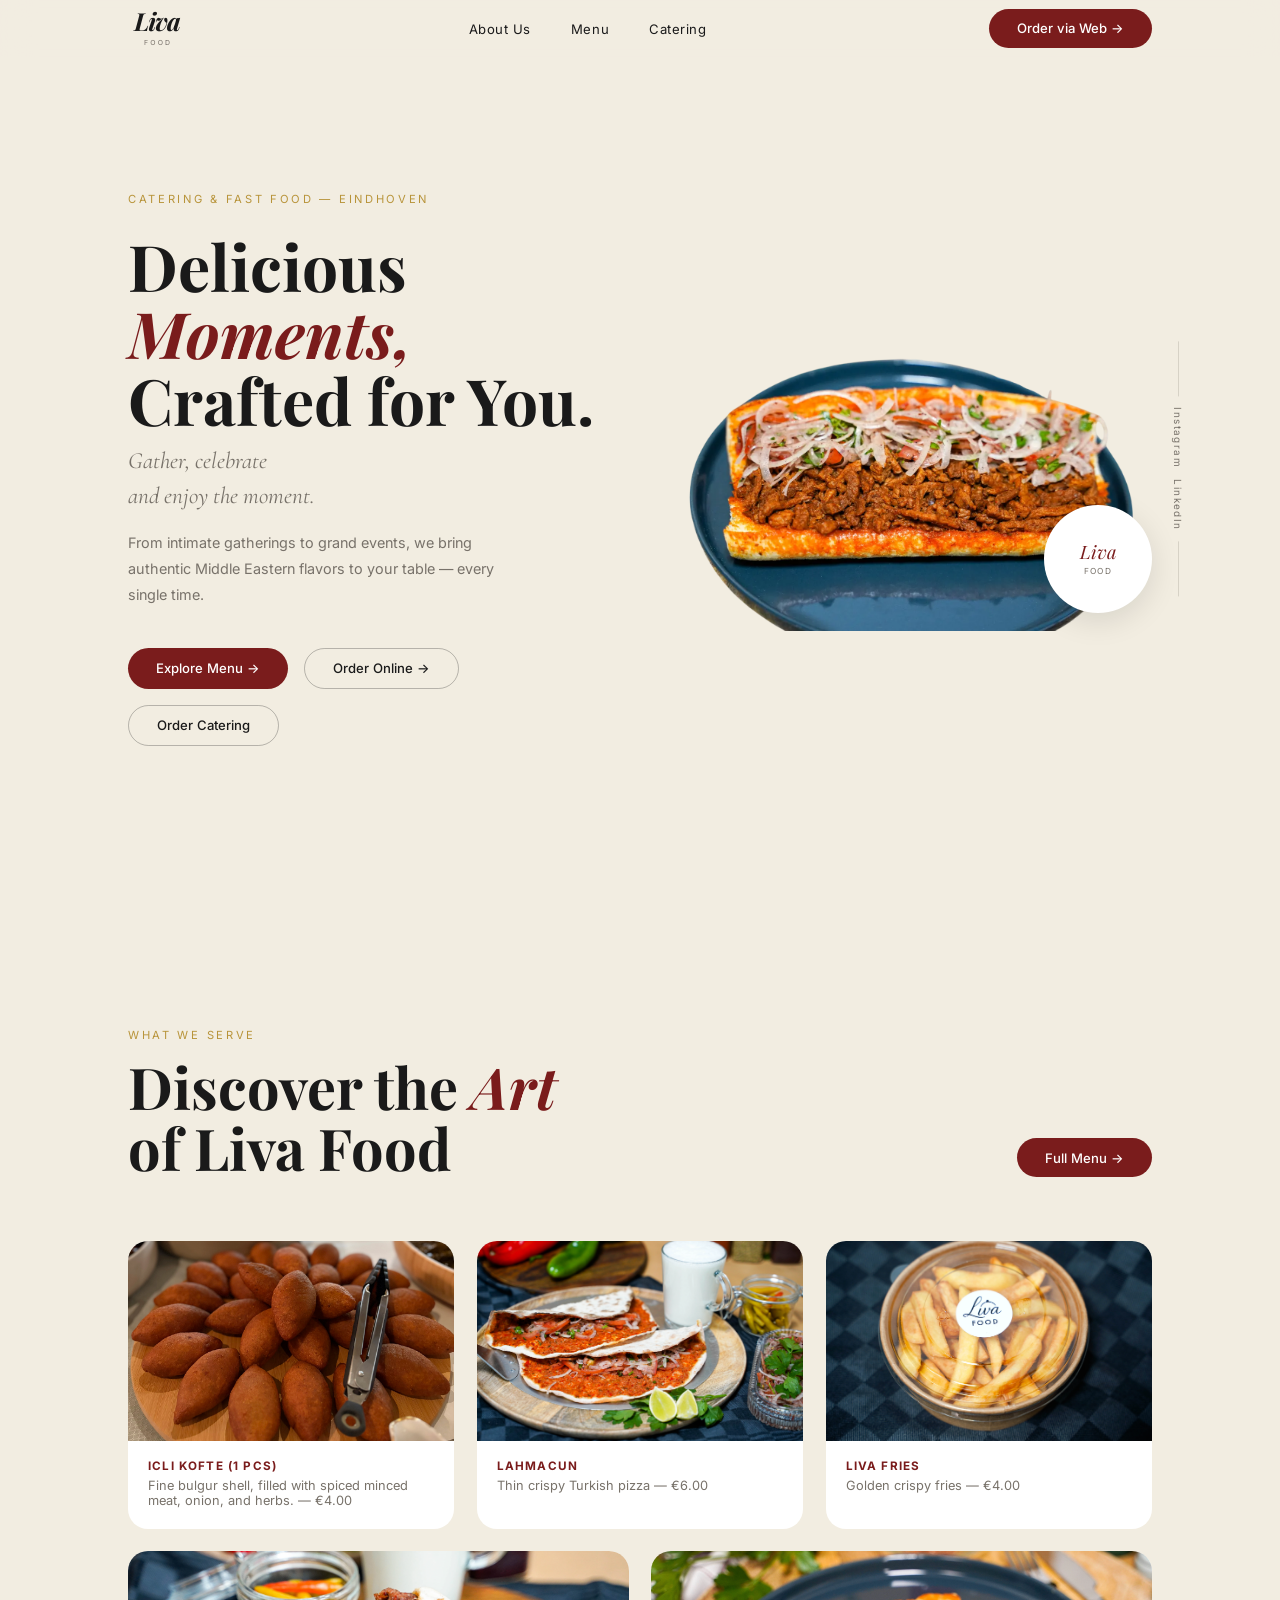
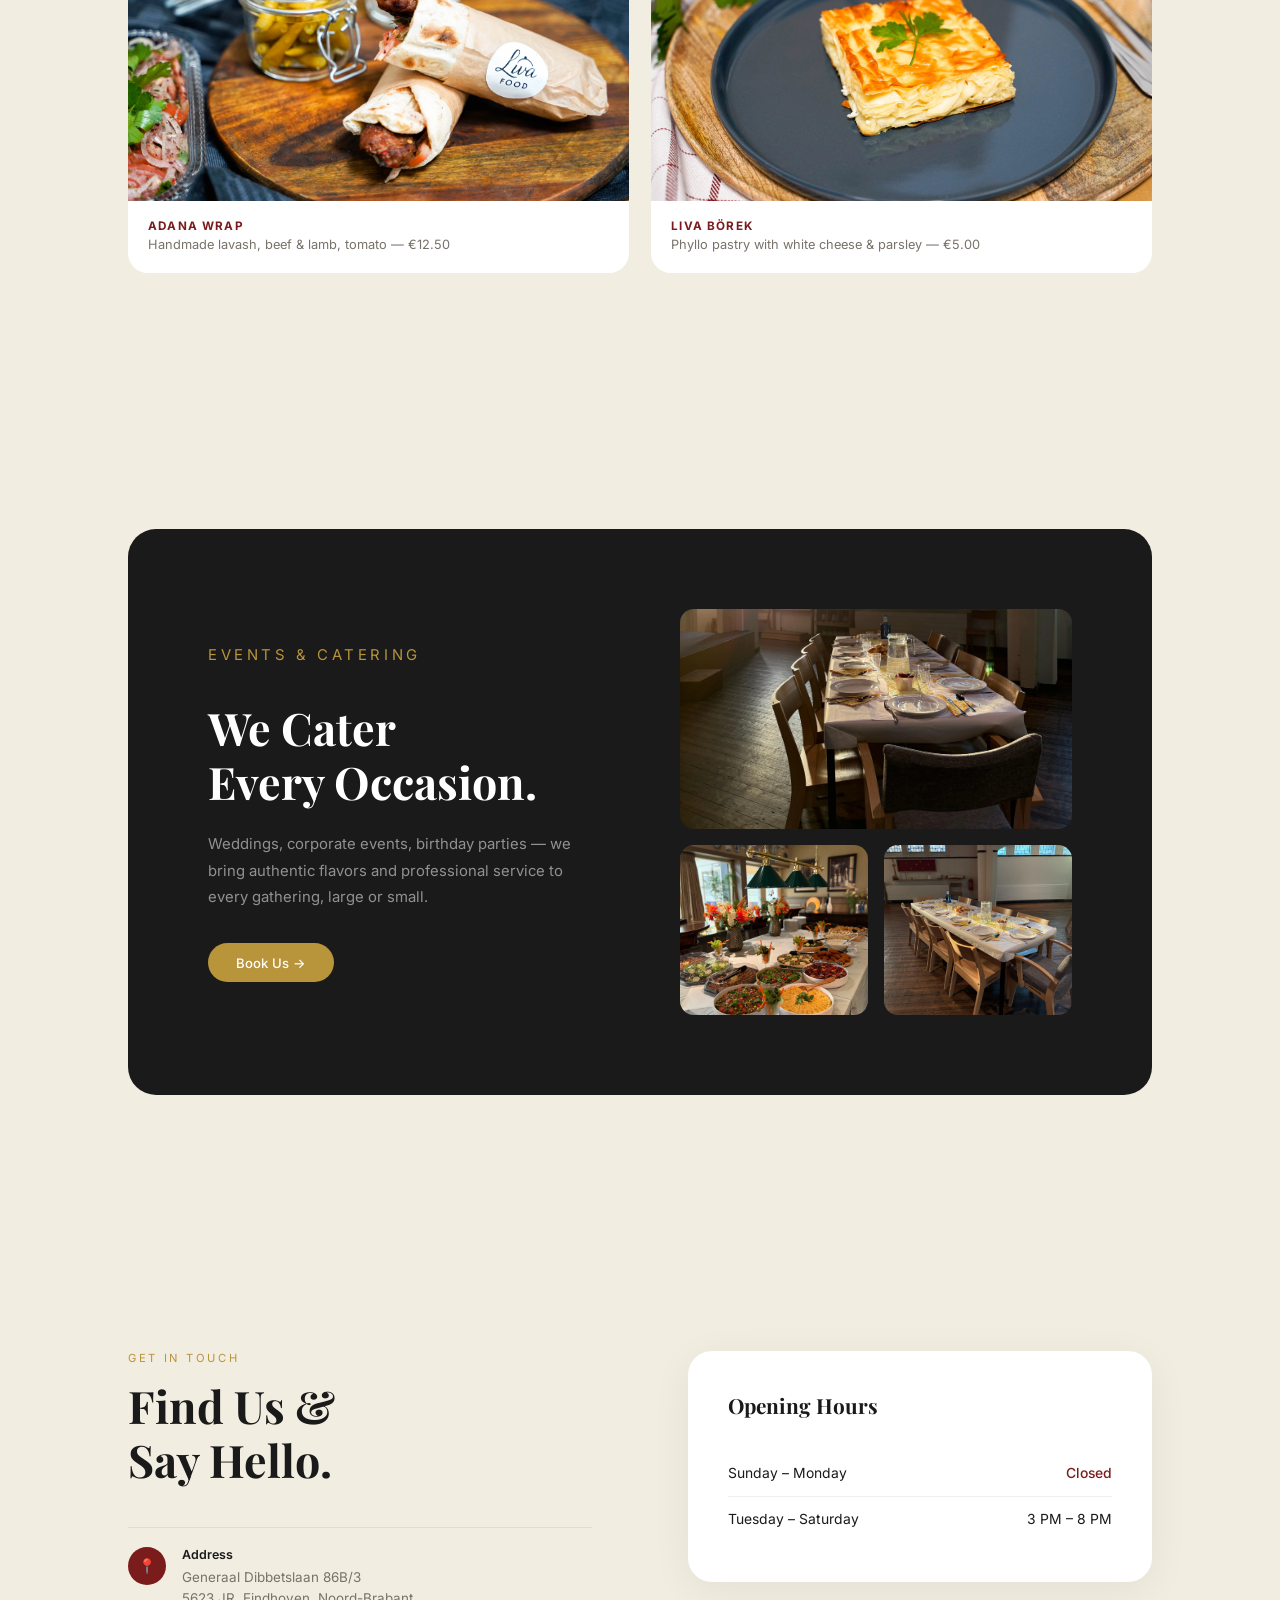
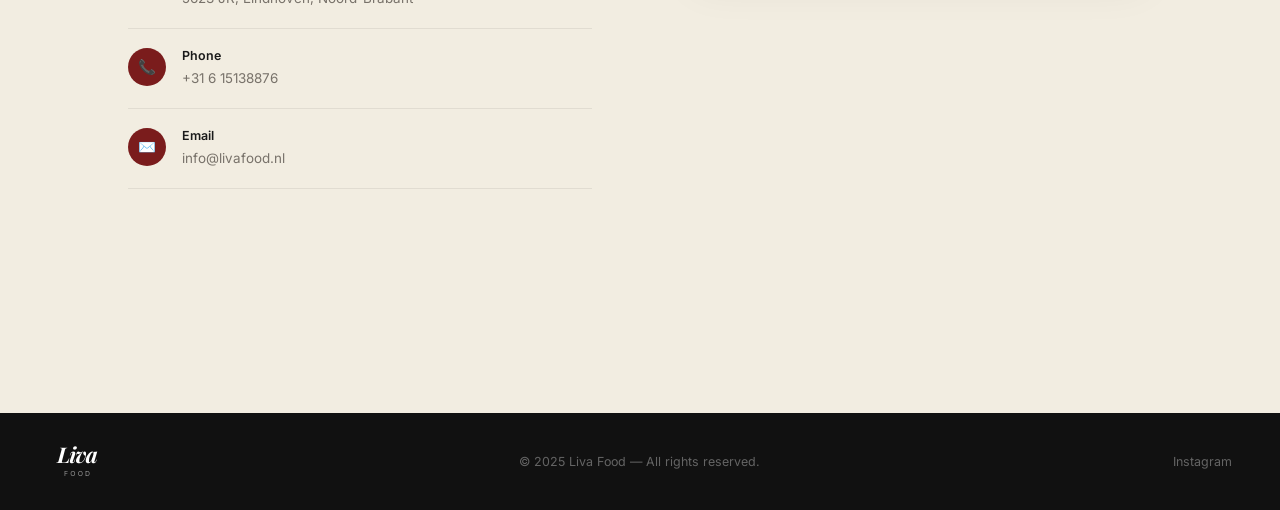
<file: index.html>
<!DOCTYPE html>
<html lang="en">
<head>
  <meta charset="UTF-8" />
  <meta name="viewport" content="width=device-width, initial-scale=1.0" />
  <title>Liva Food</title>
  <link rel="icon" type="image/svg+xml" href="images/logo1.svg" />
  <link rel="preconnect" href="https://fonts.googleapis.com" />
  <link rel="preconnect" href="https://fonts.gstatic.com" crossorigin />
  <link rel="stylesheet" href="styles.css" />
  <link href="https://fonts.googleapis.com/css2?family=Playfair+Display:ital,wght@0,400;0,700;0,900;1,400;1,700&family=Inter:wght@300;400;500;600&family=Cormorant+Garamond:ital,wght@1,300;1,400;1,500&display=swap" rel="stylesheet" />

</head>
<body>


<nav>
  <div class="nav-inner">
    <a href="index.html" class="logo-w" aria-label="Liva Food home">
      <span class="logo-main">Liva</span>
      <span class="logo-sub">Food</span>
    </a>
    <ul>
      <li><a href="#about">About Us</a></li>
      <li><a href="menu.html">Menu</a></li>
      <li><a href="contact.html">Catering</a></li>
    </ul>
    <a href="https://liva-food-nl.sides-shop.com/articles" target="_blank" class="btn btn-red nav-order-btn">Order via Web &rarr;</a>
    <button class="hamburger" id="hamburger" aria-label="Menu" aria-expanded="false">
      <span></span><span></span><span></span>
    </button>
  </div>
  <div class="mobile-menu" id="mobile-menu">
    <ul>
      <li><a href="#about">About Us</a></li>
      <li><a href="menu.html">Menu</a></li>
      <li><a href="contact.html">Catering</a></li>
    </ul>
    <a href="https://liva-food-nl.sides-shop.com/articles" target="_blank" class="btn btn-red">Order via Web &rarr;</a>
  </div>
</nav>

<div class="page" id="page">


  <section id="hero">
    <div class="hero-inner">
      <div>
        <p class="hero-eyebrow">Catering &amp; Fast Food &mdash; Eindhoven</p>
        <h1 class="hero-h1">Delicious<br><em>Moments,</em><br>Crafted for You.</h1>
        <p class="hero-tagline">Gather, celebrate<br>and enjoy the moment.</p>
        <p class="hero-sub">From intimate gatherings to grand events, we bring authentic Middle Eastern flavors to your table — every single time.</p>
        <div class="hero-btns">
          <a href="menu.html" class="btn btn-red">Explore Menu &rarr;</a>
          <a href="https://liva-food-nl.sides-shop.com/articles" target="_blank" class="btn btn-outline">Order Online &rarr;</a>
          <a href="contact.html" class="btn btn-outline">Order Catering</a>
        </div>
      </div>

      <div class="hero-mobile-img">
        <img src="images/Tantuni3-Photoroom.webp" alt="Liva Food" />
      </div>

      <div class="hero-right">
        <div class="hero-blob">
          <img src="images/Tantuni3-Photoroom.webp" alt="Liva Food" />
        </div>
        <div class="hero-badge">
          <span class="hero-badge-s">Liva</span>
          <span class="hero-badge-l">Food</span>
        </div>
        <div class="social-side">
          <div class="sl"></div>
          <a href="https://www.instagram.com/livafood.nl?igsh=dzhsOWNmMW96aGw0" target="_blank" rel="noopener noreferrer">Instagram</a>
          <a href="https://www.linkedin.com/company/liva-food/" target="_blank" rel="noopener noreferrer">LinkedIn</a>
          <div class="sl"></div>
        </div>
      </div>
    </div>
  </section>


  <!-- ── MENU ─────────────────────────────── -->
  <section id="menu">
    <div class="c">
      <div class="menu-top">
        <div>
          <p class="eyebrow">What We Serve</p>
          <h2 class="big-title">Discover the <em>Art</em><br>of Liva Food</h2>
        </div>
        <a href="menu.html" class="btn btn-red">Full Menu &rarr;</a>
      </div>
      <div class="menu-row1">
        <a href="https://liva-food-nl.sides-shop.com/articles" target="_blank" class="mcard">
          <img src="images/iclikofte.webp" alt="Icli Kofte" style="object-position:center 80%;" />
          <div class="mcard-info"><h3>Icli Kofte (1 Pcs)</h3><p>Fine bulgur shell, filled with spiced minced meat, onion, and herbs. — €4.00</p></div>
        </a>
        <a href="https://liva-food-nl.sides-shop.com/articles" target="_blank" class="mcard">
          <img src="images/Lahmacun5.webp" alt="Lahmacun" />
          <div class="mcard-info"><h3>Lahmacun</h3><p>Thin crispy Turkish pizza — €6.00</p></div>
        </a>
        <a href="https://liva-food-nl.sides-shop.com/articles" target="_blank" class="mcard">
          <img src="images/Fries1.webp" alt="Liva Fries" />
          <div class="mcard-info"><h3>Liva Fries</h3><p>Golden crispy fries — €4.00</p></div>
        </a>
      </div>
      <div class="menu-row2">
        <a href="https://liva-food-nl.sides-shop.com/articles" target="_blank" class="mcard">
          <img src="images/Adana Lavash1.webp" alt="Adana Wrap" />
          <div class="mcard-info"><h3>Adana Wrap</h3><p>Handmade lavash, beef &amp; lamb, tomato — €12.50</p></div>
        </a>
        <a href="https://liva-food-nl.sides-shop.com/articles" target="_blank" class="mcard">
          <img src="images/Borek with Feta2.webp" alt="Liva Börek" />
          <div class="mcard-info"><h3>Liva Börek</h3><p>Phyllo pastry with white cheese &amp; parsley — €5.00</p></div>
        </a>
      </div>
    </div>
  </section>


  <!-- ── CATERING ──────────────────────────── -->
  <section id="catering">
    <div class="c">
      <div class="catering-card">
        <div class="cat-text">
          <p class="eyebrow">Events &amp; Catering</p>
          <h2>We Cater<br>Every Occasion.</h2>
          <p>Weddings, corporate events, birthday parties — we bring authentic flavors and professional service to every gathering, large or small.</p>
          <a href="contact.html" class="btn btn-gold">Book Us &rarr;</a>
        </div>
        <div class="cat-photos">
          <img class="wide" src="images/image00160.webp" alt="Catering event" style="object-position: center 90%;" />
          <img src="images/image00012.webp" alt="Catering event" />
          <img src="images/image00158.webp" alt="Catering event" />
        </div>
      </div>
    </div>
  </section>

  <!-- ── CONTACT ──────────────────────────── -->
  <section id="contact">
    <div class="c">
      <div class="contact-inner">
        <div>
          <p class="eyebrow">Get In Touch</p>
          <h2 class="contact-h2">Find Us &amp;<br>Say Hello.</h2>
          <div class="crow">
            <div class="cicon">📍</div>
            <div><strong>Address</strong><p>Generaal Dibbetslaan 86B/3<br>5623 JR, Eindhoven, Noord-Brabant</p></div>
          </div>
          <div class="crow">
            <div class="cicon">📞</div>
            <div><strong>Phone</strong><p>+31 6 15138876</p></div>
          </div>
          <div class="crow">
            <div class="cicon">✉️</div>
            <div><strong>Email</strong><p>info@livafood.nl</p></div>
          </div>
        </div>
        <div>
          <div class="hours-card">
            <h3>Opening Hours</h3>
            <div class="hrow"><span>Sunday &ndash; Monday</span><span class="closed">Closed</span></div>
            <div class="hrow"><span>Tuesday &ndash; Saturday</span><span>3 PM &ndash; 8 PM</span></div>
          </div>
        </div>
      </div>
    </div>
  </section>


  <!-- FOOTER ──────────────────────────────── -->
  <footer>
    <a href="index.html" class="logo-w footer-wordmark" aria-label="Liva Food home">
      <span class="logo-main">Liva</span>
      <span class="logo-sub">Food</span>
    </a>
    <span>&copy; 2025 Liva Food &mdash; All rights reserved.</span>
    <div class="footer-links">
      <a href="https://www.instagram.com/livafood.nl?igsh=dzhsOWNmMW96aGw0" target="_blank">Instagram</a>
    </div>
  </footer>

</div>


<script>
(function(){
  var btn = document.getElementById('hamburger');
  var menu = document.getElementById('mobile-menu');
  btn.addEventListener('click', function(){
    var open = menu.classList.toggle('open');
    btn.classList.toggle('open', open);
    btn.setAttribute('aria-expanded', open);
  });
  menu.querySelectorAll('a').forEach(function(a){
    a.addEventListener('click', function(){
      menu.classList.remove('open');
      btn.classList.remove('open');
      btn.setAttribute('aria-expanded', false);
    });
  });
})();
</script>
</body>
</html>
</file>
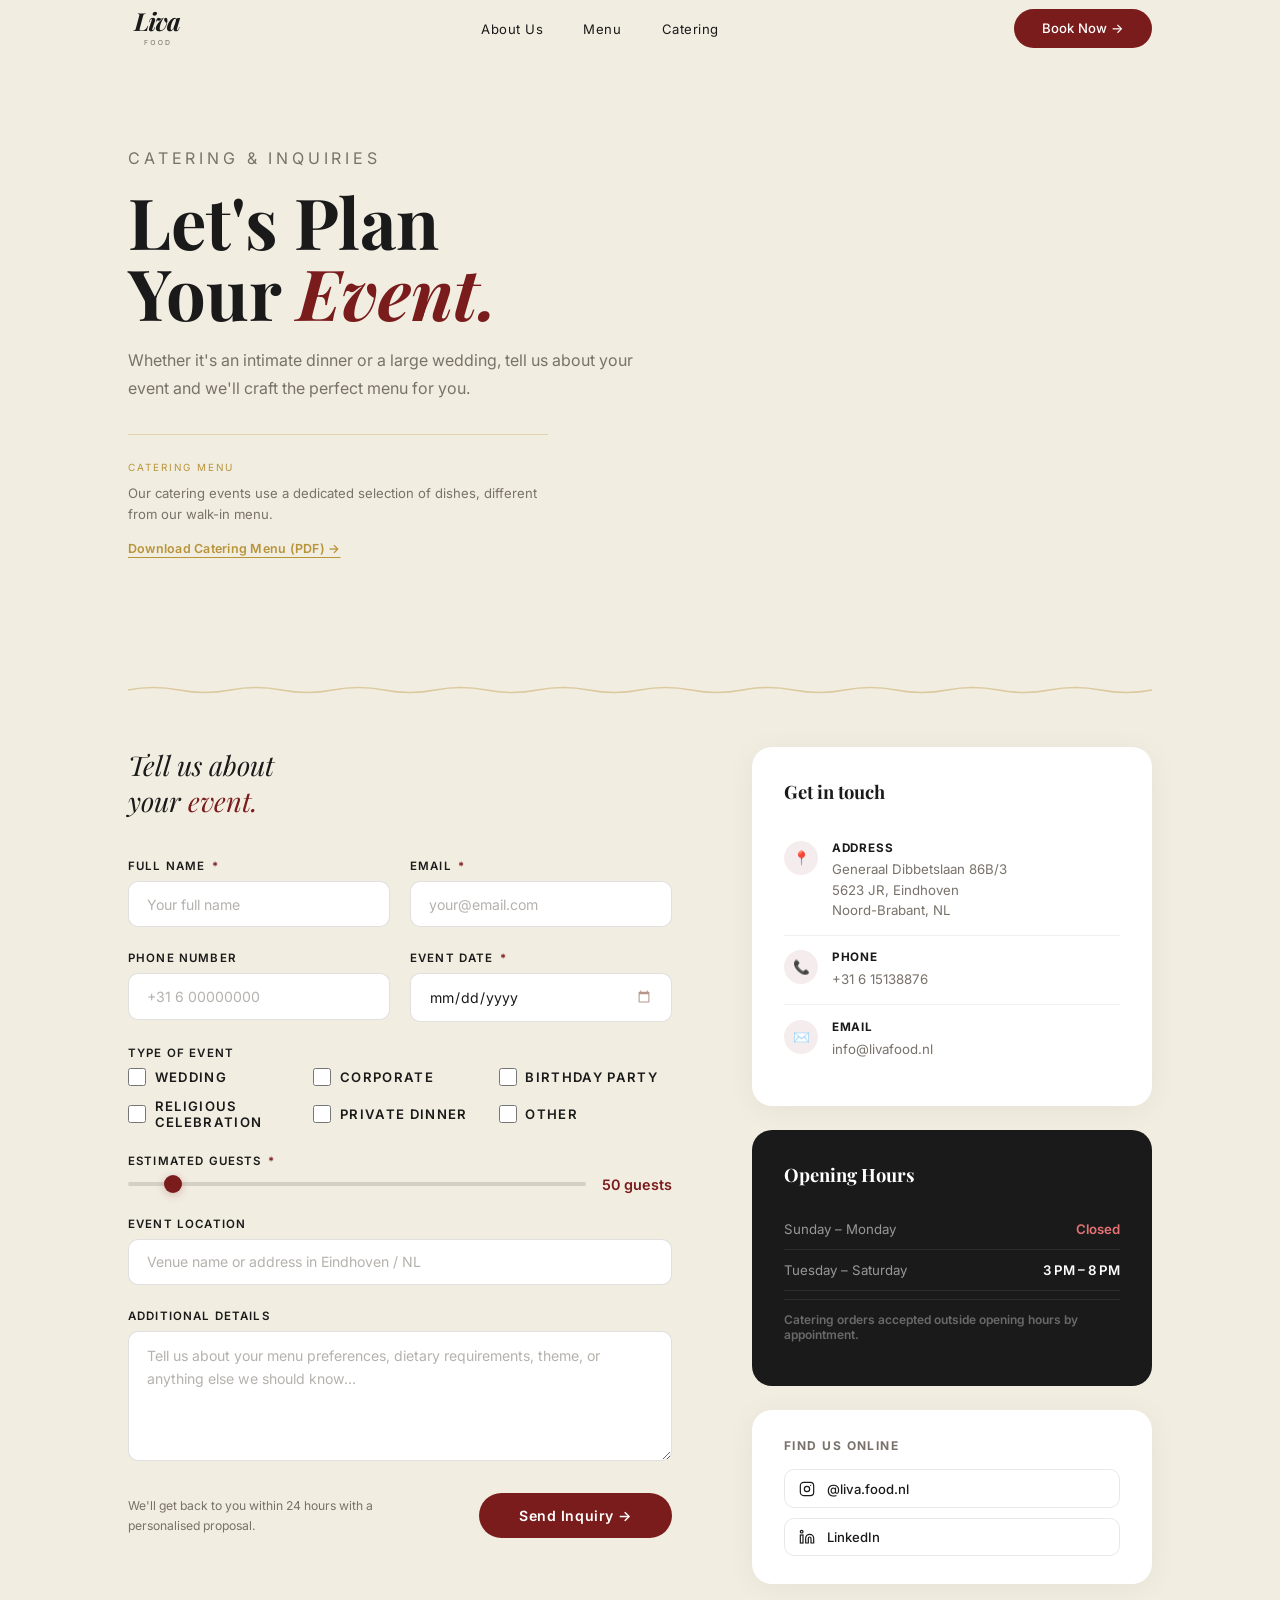
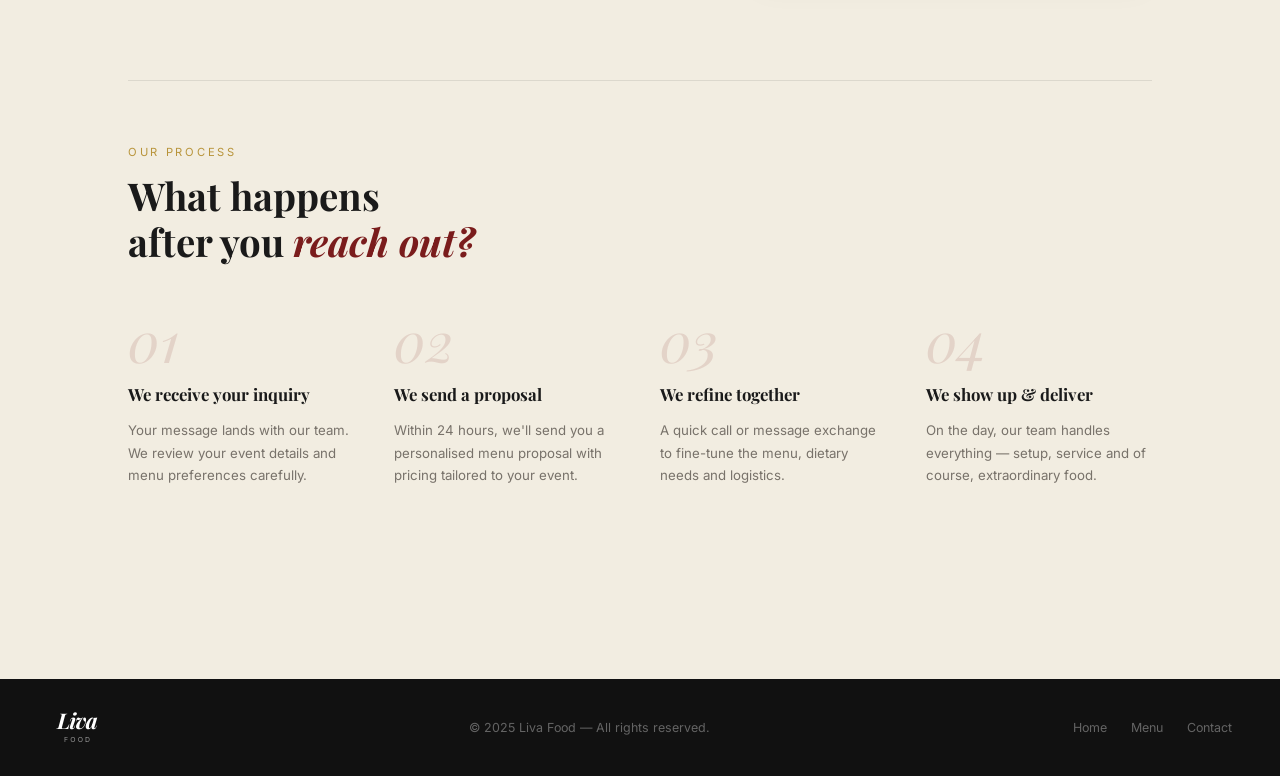
<file: contact.html>
<!DOCTYPE html>
<html lang="en">
<head>
  <meta charset="UTF-8" />
  <meta name="viewport" content="width=device-width, initial-scale=1.0" />
  <title>Contact & Catering — Liva Food</title>
  <link rel="icon" type="image/svg+xml" href="images/logo1.svg" />
  <link rel="preconnect" href="https://fonts.googleapis.com" />
  <link rel="preconnect" href="https://fonts.gstatic.com" crossorigin />
  <link rel="stylesheet" href="styles.css" />
  <link href="https://fonts.googleapis.com/css2?family=Playfair+Display:ital,wght@0,400;0,700;0,900;1,400;1,700&family=Inter:wght@300;400;500;600&family=Cormorant+Garamond:ital,wght@1,400;1,500&display=swap" rel="stylesheet" />

</head>
<body>

<!-- NAV ──────────────────────────────────── -->
<nav>
  <div class="nav-inner">
    <a href="index.html" class="logo-w" aria-label="Liva Food home">
      <span class="logo-main">Liva</span>
      <span class="logo-sub">Food</span>
    </a>
    <ul>
      <li><a href="index.html#about">About Us</a></li>
      <li><a href="menu.html">Menu</a></li>
      <li><a href="contact.html">Catering</a></li>
    </ul>
    <a href="#form" class="btn btn-red nav-order-btn">Book Now &rarr;</a>
    <button class="hamburger" id="hamburger" aria-label="Menu" aria-expanded="false">
      <span></span><span></span><span></span>
    </button>
  </div>
  <div class="mobile-menu" id="mobile-menu">
    <ul>
      <li><a href="index.html#about">About Us</a></li>
      <li><a href="menu.html">Menu</a></li>
      <li><a href="contact.html">Catering</a></li>
    </ul>
    <a href="https://liva-food-nl.sides-shop.com/articles" target="_blank" class="btn btn-red">Order via Web &rarr;</a>
  </div>
</nav>

<!-- PAGE ─────────────────────────────────── -->
<div class="contact-page">

  <!-- HEADER -->
  <div class="page-header">
    <p class="eyebrow">Catering &amp; Inquiries</p>
    <h1>Let's Plan<br>Your <em>Event.</em></h1>
    <p>Whether it's an intimate dinner or a large wedding, tell us about your event and we'll craft the perfect menu for you.</p>
    <div style="margin-top:2rem;padding-top:1.5rem;border-top:1px solid rgba(184,148,58,.3);display:inline-block;">
      <p style="font-size:.62rem;letter-spacing:.2em;text-transform:uppercase;color:#B8943A;margin-bottom:.4rem;">Catering Menu</p>
      <p style="font-size:.82rem;color:#78726A;line-height:1.6;margin-bottom:.75rem;max-width:420px;">Our catering events use a dedicated selection of dishes, different from our walk-in menu.</p>
      <a href="LivaFood-Catering-Menu.pdf" download style="font-size:.78rem;font-weight:600;color:#B8943A;text-decoration:underline;text-underline-offset:4px;letter-spacing:.02em;" onmouseover="this.style.color='#7A1C1C'" onmouseout="this.style.color='#B8943A'">Download Catering Menu (PDF) →</a>
    </div>
  </div>

  <!-- Wavy divider -->
  <svg class="wave" viewBox="0 0 1000 10" preserveAspectRatio="none" aria-hidden="true">
    <path d="M0,5 Q25,0 50,5 Q75,10 100,5 Q125,0 150,5 Q175,10 200,5 Q225,0 250,5 Q275,10 300,5 Q325,0 350,5 Q375,10 400,5 Q425,0 450,5 Q475,10 500,5 Q525,0 550,5 Q575,10 600,5 Q625,0 650,5 Q675,10 700,5 Q725,0 750,5 Q775,10 800,5 Q825,0 850,5 Q875,10 900,5 Q925,0 950,5 Q975,10 1000,5"
      fill="none" stroke="#B8943A" stroke-width="1.6" opacity="0.4"/>
  </svg>

  <!-- MAIN GRID -->
  <div class="contact-grid" id="form">

    <!-- ── FORM ── -->
    <div>
      <p class="form-title">Tell us about<br>your <em>event.</em></p>

      <form action="https://api.web3forms.com/submit" method="post">

        <input type="hidden" name="access_key" value="cc2c8e00-23b9-4c35-bf26-fa22f53d5d58" />
        <input type="hidden" name="subject" value="Yeni Catering Talebi — Liva Food" />
        <input type="hidden" name="from_name" value="Liva Food Website" />
        <input type="checkbox" name="botcheck" style="display:none;" />

        <!-- Name + Email -->
        <div class="form-row">
          <div class="field">
            <label for="name">Full Name <span class="req">*</span></label>
            <input type="text" id="name" name="name" placeholder="Your full name" required />
          </div>
          <div class="field">
            <label for="email">Email <span class="req">*</span></label>
            <input type="email" id="email" name="email" placeholder="your@email.com" required />
          </div>
        </div>

        <!-- Phone + Date -->
        <div class="form-row">
          <div class="field">
            <label for="phone">Phone Number</label>
            <input type="tel" id="phone" name="phone" placeholder="+31 6 00000000" />
          </div>
          <div class="field">
            <label for="date">Event Date <span class="req">*</span></label>
            <input type="date" id="date" name="date" required />
          </div>
        </div>

        <!-- Event type checkboxes -->
        <div class="field">
          <label>Type of Event</label>
          <div class="checkbox-grid">
            <label class="check-item">
              <input type="checkbox" name="event_type" value="wedding" />
              Wedding
            </label>
            <label class="check-item">
              <input type="checkbox" name="event_type" value="corporate" />
              Corporate
            </label>
            <label class="check-item">
              <input type="checkbox" name="event_type" value="birthday" />
              Birthday Party
            </label>
            <label class="check-item">
              <input type="checkbox" name="event_type" value="religious" />
              Religious Celebration
            </label>
            <label class="check-item">
              <input type="checkbox" name="event_type" value="private" />
              Private Dinner
            </label>
            <label class="check-item">
              <input type="checkbox" name="event_type" value="other" />
              Other
            </label>
          </div>
        </div>

        <!-- Guest count slider -->
        <div class="field">
          <label for="guests">Estimated Guests <span class="req">*</span></label>
          <div class="guest-wrap">
            <input
              type="range"
              id="guests"
              name="guests"
              min="10" max="500" step="5" value="50"
            />
            <span class="guest-val" id="guestVal">50 guests</span>
          </div>
        </div>

        <!-- Location -->
        <div class="field">
          <label for="location">Event Location</label>
          <input type="text" id="location" name="location" placeholder="Venue name or address in Eindhoven / NL" />
        </div>

        <!-- Message -->
        <div class="field">
          <label for="message">Additional Details</label>
          <textarea id="message" name="message" placeholder="Tell us about your menu preferences, dietary requirements, theme, or anything else we should know…"></textarea>
        </div>

        <!-- Submit -->
        <div class="form-submit">
          <p>We'll get back to you within 24 hours with a personalised proposal.</p>
          <button type="submit" class="btn-submit" id="submitBtn">
            Send Inquiry &rarr;
          </button>
        </div>

      </form>

      <div id="formSuccess" style="display:none;margin-top:2rem;padding:1.5rem 2rem;background:rgba(184,148,58,.12);border:1px solid rgba(184,148,58,.4);border-radius:12px;text-align:center;">
        <p style="font-size:1.1rem;font-weight:600;color:#B8943A;margin-bottom:.4rem;">Thank you! ✓</p>
        <p style="font-size:.9rem;color:#78726A;">Your inquiry has been sent. We'll get back to you within 24 hours.</p>
      </div>
      <div id="formError" style="display:none;margin-top:2rem;padding:1.5rem 2rem;background:rgba(122,28,28,.1);border:1px solid rgba(122,28,28,.3);border-radius:12px;text-align:center;">
        <p style="font-size:.9rem;color:#7A1C1C;">Something went wrong. Please try again or email us directly at <a href="mailto:info@livafood.nl">info@livafood.nl</a>.</p>
      </div>
    </div>

    <!-- ── SIDEBAR ── -->
    <div class="sidebar">

      <!-- Contact info -->
      <div class="info-card">
        <h3>Get in touch</h3>
        <div class="info-row">
          <div class="info-icon">📍</div>
          <div>
            <strong>Address</strong>
            <p>Generaal Dibbetslaan 86B/3<br>5623 JR, Eindhoven<br>Noord-Brabant, NL</p>
          </div>
        </div>
        <div class="info-row">
          <div class="info-icon">📞</div>
          <div>
            <strong>Phone</strong>
            <a href="tel:+31615138876">+31 6 15138876</a>
          </div>
        </div>
        <div class="info-row">
          <div class="info-icon">✉️</div>
          <div>
            <strong>Email</strong>
            <a href="mailto:info@livafood.nl">info@livafood.nl</a>
          </div>
        </div>
      </div>


      <!-- Hours -->
      <div class="hours-card">
        <h3>Opening Hours</h3>
        <div class="h-row">
          <span>Sunday &ndash; Monday</span>
          <span class="closed">Closed</span>
        </div>
        <div class="h-row">
          <span>Tuesday &ndash; Saturday</span>
          <span>3 PM &ndash; 8 PM</span>
        </div>
        <div class="h-row" style="margin-top:.5rem;border-top:1px solid rgba(255,255,255,.08);padding-top:.75rem;">
          <span style="font-size:.75rem;color:rgba(255,255,255,.35);">Catering orders accepted outside opening hours by appointment.</span>
        </div>
      </div>

      <!-- Social -->
      <div class="social-card">
        <p>Find us online</p>
        <div class="social-links">
          <a href="https://www.instagram.com/livafood.nl?igsh=dzhsOWNmMW96aGw0" target="_blank" rel="noopener" class="social-link">
            <svg viewBox="0 0 24 24" stroke-width="1.8"><rect x="2" y="2" width="20" height="20" rx="5" ry="5"/><circle cx="12" cy="12" r="4"/><circle cx="17.5" cy="6.5" r="1" fill="currentColor" stroke="none"/></svg>
            @liva.food.nl
          </a>
          <a href="https://www.linkedin.com/company/liva-food/" target="_blank" rel="noopener noreferrer" class="social-link">
            <svg viewBox="0 0 24 24" stroke-width="1.8"><path d="M16 8a6 6 0 016 6v7h-4v-7a2 2 0 00-2-2 2 2 0 00-2 2v7h-4v-7a6 6 0 016-6z"/><rect x="2" y="9" width="4" height="12"/><circle cx="4" cy="4" r="2"/></svg>
            LinkedIn
          </a>
        </div>
      </div>

    </div><!-- sidebar -->
  </div><!-- contact-grid -->

  <!-- WHAT TO EXPECT -->
  <div class="expect-section">
    <p class="sec-eyebrow">Our Process</p>
    <h2>What happens<br>after you <em>reach out?</em></h2>
    <div class="steps-grid">
      <div class="step">
        <span class="step-num">01</span>
        <h4>We receive your inquiry</h4>
        <p>Your message lands with our team. We review your event details and menu preferences carefully.</p>
      </div>
      <div class="step">
        <span class="step-num">02</span>
        <h4>We send a proposal</h4>
        <p>Within 24 hours, we'll send you a personalised menu proposal with pricing tailored to your event.</p>
      </div>
      <div class="step">
        <span class="step-num">03</span>
        <h4>We refine together</h4>
        <p>A quick call or message exchange to fine-tune the menu, dietary needs and logistics.</p>
      </div>
      <div class="step">
        <span class="step-num">04</span>
        <h4>We show up &amp; deliver</h4>
        <p>On the day, our team handles everything — setup, service and of course, extraordinary food.</p>
      </div>
    </div>
  </div>

</div><!-- .contact-page -->

<!-- FOOTER -->
<footer>
  <a href="index.html" class="logo-w footer-wordmark" aria-label="Liva Food home">
    <span class="logo-main">Liva</span>
    <span class="logo-sub">Food</span>
  </a>
  <span>&copy; 2025 Liva Food &mdash; All rights reserved.</span>
  <div class="footer-links">
    <a href="index.html">Home</a>
    <a href="menu.html">Menu</a>
    <a href="contact.html">Contact</a>
  </div>
</footer>

<script>
  /* Form AJAX submit */
  const contactForm = document.querySelector('form[action="https://api.web3forms.com/submit"]');
  if (contactForm) {
    contactForm.addEventListener('submit', async function(e) {
      e.preventDefault();
      const btn = document.getElementById('submitBtn');
      btn.textContent = 'Sending…';
      btn.disabled = true;

      const data = new FormData(contactForm);
      try {
        const res = await fetch('https://api.web3forms.com/submit', { method: 'POST', body: data });
        const json = await res.json();
        if (json.success) {
          contactForm.style.display = 'none';
          document.getElementById('formSuccess').style.display = 'block';
        } else {
          document.getElementById('formError').style.display = 'block';
          btn.textContent = 'Send Inquiry →';
          btn.disabled = false;
        }
      } catch {
        document.getElementById('formError').style.display = 'block';
        btn.textContent = 'Send Inquiry →';
        btn.disabled = false;
      }
    });
  }

  /* Guest slider live update */
  const slider = document.getElementById('guests');
  const val    = document.getElementById('guestVal');
  if (slider && val) {
    slider.addEventListener('input', () => {
      val.textContent = slider.value + ' guests';
    });
  }
</script>

<script>
(function(){
  var btn = document.getElementById('hamburger');
  var menu = document.getElementById('mobile-menu');
  btn.addEventListener('click', function(){
    var open = menu.classList.toggle('open');
    btn.classList.toggle('open', open);
    btn.setAttribute('aria-expanded', open);
  });
  menu.querySelectorAll('a').forEach(function(a){
    a.addEventListener('click', function(){
      menu.classList.remove('open');
      btn.classList.remove('open');
      btn.setAttribute('aria-expanded', false);
    });
  });
})();
</script>
</body>
</html>
</file>
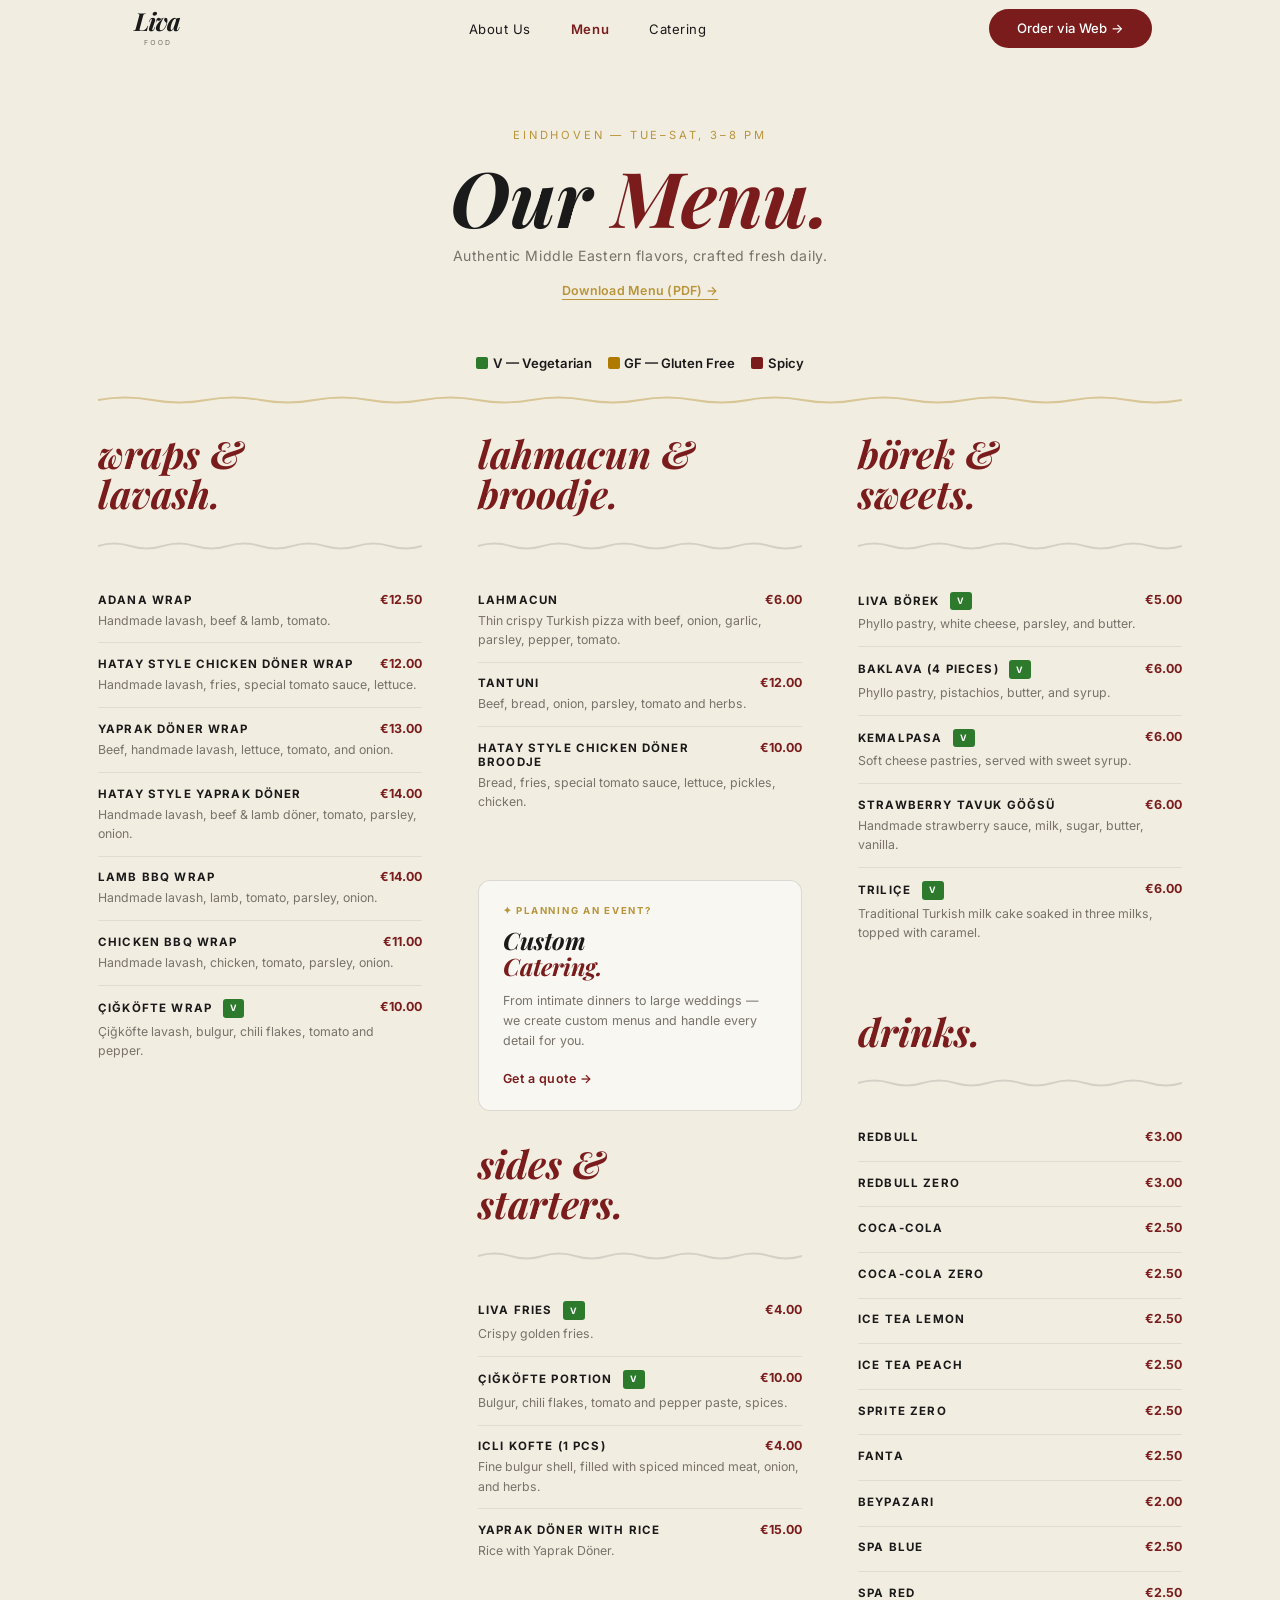
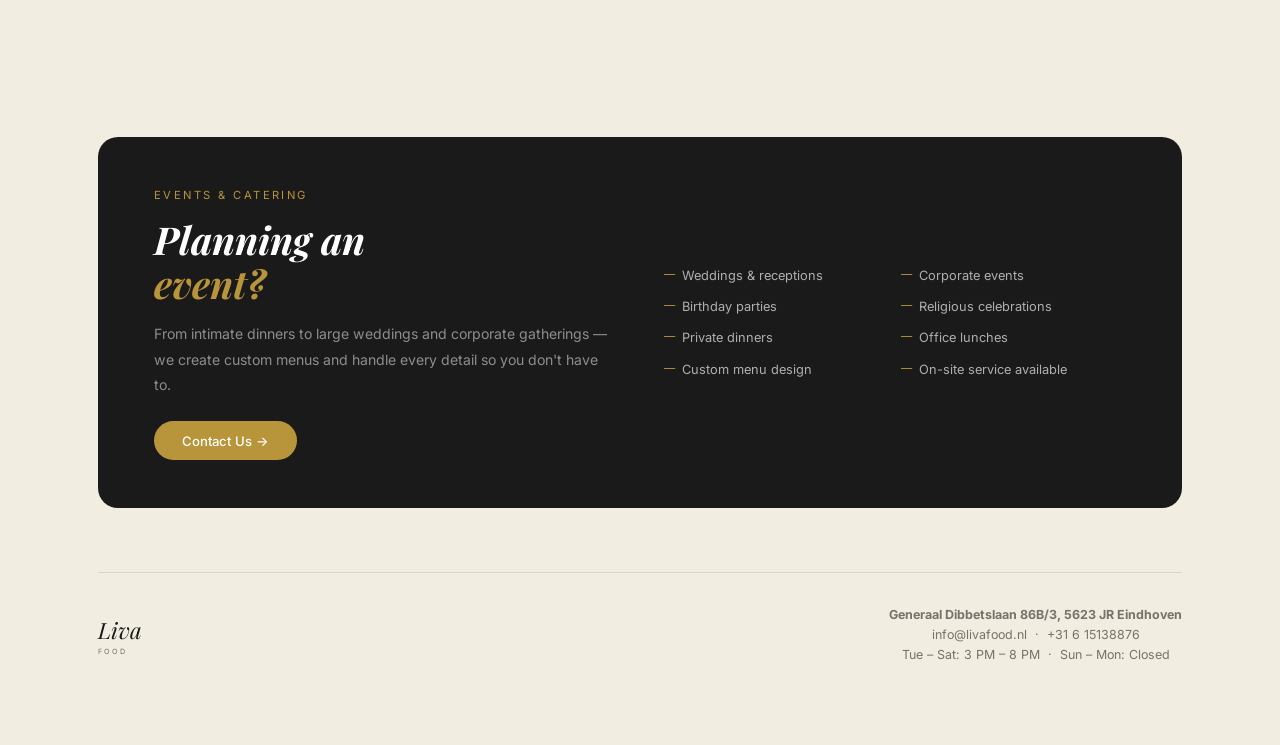
<file: menu.html>
<!DOCTYPE html>
<html lang="en">
<head>
  <meta charset="UTF-8" />
  <meta name="viewport" content="width=device-width, initial-scale=1.0" />
  <title>Menu — Liva Food</title>
  <link rel="icon" type="image/svg+xml" href="images/logo1.svg" />
  <link rel="preconnect" href="https://fonts.googleapis.com" />
  <link rel="preconnect" href="https://fonts.gstatic.com" crossorigin />
  <link rel="stylesheet" href="styles.css" />
  <link href="https://fonts.googleapis.com/css2?family=Playfair+Display:ital,wght@0,400;0,700;0,900;1,400;1,700;1,900&family=Inter:wght@300;400;500;600;700&family=Cormorant+Garamond:ital,wght@1,400;1,500&display=swap" rel="stylesheet" />

</head>
<body>

<!-- NAV ──────────────────────────────── -->
<nav>
  <div class="nav-inner">
    <a href="index.html" class="logo-w" aria-label="Liva Food home">
      <span class="logo-main">Liva</span>
      <span class="logo-sub">Food</span>
    </a>
    <ul>
      <li><a href="index.html#about">About Us</a></li>
      <li><a href="menu.html" class="active">Menu</a></li>
      <li><a href="contact.html">Catering</a></li>
    </ul>
    <a href="https://liva-food-nl.sides-shop.com/articles" target="_blank" class="btn btn-red nav-order-btn">Order via Web &rarr;</a>
    <button class="hamburger" id="hamburger" aria-label="Menu" aria-expanded="false">
      <span></span><span></span><span></span>
    </button>
  </div>
  <div class="mobile-menu" id="mobile-menu">
    <ul>
      <li><a href="index.html#about">About Us</a></li>
      <li><a href="menu.html">Menu</a></li>
      <li><a href="contact.html">Catering</a></li>
    </ul>
    <a href="https://liva-food-nl.sides-shop.com/articles" target="_blank" class="btn btn-red">Order via Web &rarr;</a>
  </div>
</nav>

<!-- ═══════════════════════════════════
     MENU PAGE
═══════════════════════════════════ -->
<div class="menu-page">

  <!-- HEADER -->
  <div class="menu-header">
    <p class="eyebrow">Eindhoven &mdash; Tue–Sat, 3&ndash;8 PM</p>
    <h1>Our <em>Menu.</em></h1>
    <p>Authentic Middle Eastern flavors, crafted fresh daily.</p>
    <a href="LivaFood-Regular-Menu.pdf?v=2" download style="display:inline-flex;align-items:center;gap:.4rem;margin-top:1.2rem;font-size:.78rem;font-weight:600;color:#B8943A;text-decoration:underline;text-underline-offset:4px;letter-spacing:.02em;" onmouseover="this.style.color='#7A1C1C'" onmouseout="this.style.color='#B8943A'">Download Menu (PDF) →</a>
  </div>

  <!-- DIETARY KEY -->
  <div class="dietary-key dietary-key-inline">
    <div class="dk">
      <div class="dk-dot" style="background:#2d7a2d"></div>
      <span>V — Vegetarian</span>
    </div>
    <div class="dk">
      <div class="dk-dot" style="background:#b07a00"></div>
      <span>GF — Gluten Free</span>
    </div>
    <div class="dk">
      <div class="dk-dot" style="background:var(--red)"></div>
      <span>Spicy</span>
    </div>
  </div>

  <!-- Wavy divider -->
  <svg class="wave wave-gold" viewBox="0 0 1000 10" preserveAspectRatio="none" aria-hidden="true">
    <path d="M0,5 Q25,0 50,5 Q75,10 100,5 Q125,0 150,5 Q175,10 200,5 Q225,0 250,5 Q275,10 300,5 Q325,0 350,5 Q375,10 400,5 Q425,0 450,5 Q475,10 500,5 Q525,0 550,5 Q575,10 600,5 Q625,0 650,5 Q675,10 700,5 Q725,0 750,5 Q775,10 800,5 Q825,0 850,5 Q875,10 900,5 Q925,0 950,5 Q975,10 1000,5" fill="none" stroke-width="1.8"/>
  </svg>

  <!-- 3-COLUMN GRID -->
  <div class="menu-grid">

    <!-- ── COLUMN 1 : Wraps & Lavash ── -->
    <div>

      <div class="menu-sec">
        <h2 class="sec-title">wraps &<br>lavash.</h2>
        <svg class="wave wave-muted" viewBox="0 0 400 8" preserveAspectRatio="none" aria-hidden="true">
          <path d="M0,4 Q20,0 40,4 Q60,8 80,4 Q100,0 120,4 Q140,8 160,4 Q180,0 200,4 Q220,8 240,4 Q260,0 280,4 Q300,8 320,4 Q340,0 360,4 Q380,8 400,4" fill="none" stroke-width="1.5"/>
        </svg>

        <div class="menu-item">
          <div class="item-row">
            <span class="item-name">Adana Wrap</span>
            <span class="item-price">€12.50</span>
          </div>
          <p class="item-desc">Handmade lavash, beef &amp; lamb, tomato.</p>
        </div>

        <div class="menu-item">
          <div class="item-row">
            <span class="item-name">Hatay Style Chicken Döner Wrap</span>
            <span class="item-price">€12.00</span>
          </div>
          <p class="item-desc">Handmade lavash, fries, special tomato sauce, lettuce.</p>
        </div>

        <div class="menu-item">
          <div class="item-row">
            <span class="item-name">Yaprak Döner Wrap</span>
            <span class="item-price">€13.00</span>
          </div>
          <p class="item-desc">Beef, handmade lavash, lettuce, tomato, and onion.</p>
        </div>

        <div class="menu-item">
          <div class="item-row">
            <span class="item-name">Hatay Style Yaprak Döner</span>
            <span class="item-price">€14.00</span>
          </div>
          <p class="item-desc">Handmade lavash, beef &amp; lamb döner, tomato, parsley, onion.</p>
        </div>

        <div class="menu-item">
          <div class="item-row">
            <span class="item-name">Lamb BBQ Wrap</span>
            <span class="item-price">€14.00</span>
          </div>
          <p class="item-desc">Handmade lavash, lamb, tomato, parsley, onion.</p>
        </div>

        <div class="menu-item">
          <div class="item-row">
            <span class="item-name">Chicken BBQ Wrap</span>
            <span class="item-price">€11.00</span>
          </div>
          <p class="item-desc">Handmade lavash, chicken, tomato, parsley, onion.</p>
        </div>

        <div class="menu-item">
          <div class="item-row">
            <span class="item-name">Çiğköfte Wrap <span class="badge badge-v">V</span></span>
            <span class="item-price">€10.00</span>
          </div>
          <p class="item-desc">Çiğköfte lavash, bulgur, chili flakes, tomato and pepper.</p>
        </div>
      </div>

    </div><!-- end col 1 -->

    <!-- ── COLUMN 2 : Flatbread, Sides & Starters ── -->
    <div>

      <!-- LAHMACUN & BROODJE -->
      <div class="menu-sec">
        <h2 class="sec-title">lahmacun &<br>broodje.</h2>
        <svg class="wave wave-muted" viewBox="0 0 400 8" preserveAspectRatio="none" aria-hidden="true">
          <path d="M0,4 Q20,0 40,4 Q60,8 80,4 Q100,0 120,4 Q140,8 160,4 Q180,0 200,4 Q220,8 240,4 Q260,0 280,4 Q300,8 320,4 Q340,0 360,4 Q380,8 400,4" fill="none" stroke-width="1.5"/>
        </svg>

        <div class="menu-item">
          <div class="item-row">
            <span class="item-name">Lahmacun</span>
            <span class="item-price">€6.00</span>
          </div>
          <p class="item-desc">Thin crispy Turkish pizza with beef, onion, garlic, parsley, pepper, tomato.</p>
        </div>

        <div class="menu-item">
          <div class="item-row">
            <span class="item-name">Tantuni</span>
            <span class="item-price">€12.00</span>
          </div>
          <p class="item-desc">Beef, bread, onion, parsley, tomato and herbs.</p>
        </div>

        <div class="menu-item">
          <div class="item-row">
            <span class="item-name">Hatay Style Chicken Döner Broodje</span>
            <span class="item-price">€10.00</span>
          </div>
          <p class="item-desc">Bread, fries, special tomato sauce, lettuce, pickles, chicken.</p>
        </div>
      </div>

      <!-- FEATURED BOX -->
      <div class="featured-box">
        <p class="feat-tag">&#10022; Planning an event?</p>
        <h3 class="feat-title">Custom<br><em>Catering.</em></h3>
        <p>From intimate dinners to large weddings — we create custom menus and handle every detail for you.</p>
        <a href="contact.html" class="feat-cta" style="display:inline-flex;align-items:center;gap:.4rem;font-size:.78rem;font-weight:600;color:var(--red);letter-spacing:.04em;">
          Get a quote &rarr;
        </a>
      </div>

      <!-- SIDES & STARTERS -->
      <div class="menu-sec">
        <h2 class="sec-title">sides &<br>starters.</h2>
        <svg class="wave wave-muted" viewBox="0 0 400 8" preserveAspectRatio="none" aria-hidden="true">
          <path d="M0,4 Q20,0 40,4 Q60,8 80,4 Q100,0 120,4 Q140,8 160,4 Q180,0 200,4 Q220,8 240,4 Q260,0 280,4 Q300,8 320,4 Q340,0 360,4 Q380,8 400,4" fill="none" stroke-width="1.5"/>
        </svg>

        <div class="menu-item">
          <div class="item-row">
            <span class="item-name">Liva Fries <span class="badge badge-v">V</span></span>
            <span class="item-price">€4.00</span>
          </div>
          <p class="item-desc">Crispy golden fries.</p>
        </div>

        <div class="menu-item">
          <div class="item-row">
            <span class="item-name">Çiğköfte Portion <span class="badge badge-v">V</span></span>
            <span class="item-price">€10.00</span>
          </div>
          <p class="item-desc">Bulgur, chili flakes, tomato and pepper paste, spices.</p>
        </div>

        <div class="menu-item">
          <div class="item-row">
            <span class="item-name">Icli Kofte (1 Pcs)</span>
            <span class="item-price">€4.00</span>
          </div>
          <p class="item-desc">Fine bulgur shell, filled with spiced minced meat, onion, and herbs.</p>
        </div>

        <div class="menu-item">
          <div class="item-row">
            <span class="item-name">Yaprak Döner with Rice</span>
            <span class="item-price">€15.00</span>
          </div>
          <p class="item-desc">Rice with Yaprak Döner.</p>
        </div>
      </div>

    </div><!-- end col 2 -->

    <!-- ── COLUMN 3 : Börek, Desserts & Drinks ── -->
    <div>

      <!-- BÖREK & SWEETS -->
      <div class="menu-sec">
        <h2 class="sec-title">börek &<br>sweets.</h2>
        <svg class="wave wave-muted" viewBox="0 0 400 8" preserveAspectRatio="none" aria-hidden="true">
          <path d="M0,4 Q20,0 40,4 Q60,8 80,4 Q100,0 120,4 Q140,8 160,4 Q180,0 200,4 Q220,8 240,4 Q260,0 280,4 Q300,8 320,4 Q340,0 360,4 Q380,8 400,4" fill="none" stroke-width="1.5"/>
        </svg>

        <div class="menu-item">
          <div class="item-row">
            <span class="item-name">Liva Börek <span class="badge badge-v">V</span></span>
            <span class="item-price">€5.00</span>
          </div>
          <p class="item-desc">Phyllo pastry, white cheese, parsley, and butter.</p>
        </div>

        <div class="menu-item">
          <div class="item-row">
            <span class="item-name">Baklava (4 pieces) <span class="badge badge-v">V</span></span>
            <span class="item-price">€6.00</span>
          </div>
          <p class="item-desc">Phyllo pastry, pistachios, butter, and syrup.</p>
        </div>

        <div class="menu-item">
          <div class="item-row">
            <span class="item-name">Kemalpasa <span class="badge badge-v">V</span></span>
            <span class="item-price">€6.00</span>
          </div>
          <p class="item-desc">Soft cheese pastries, served with sweet syrup.</p>
        </div>

        <div class="menu-item">
          <div class="item-row">
            <span class="item-name">Strawberry Tavuk Göğsü</span>
            <span class="item-price">€6.00</span>
          </div>
          <p class="item-desc">Handmade strawberry sauce, milk, sugar, butter, vanilla.</p>
        </div>

        <div class="menu-item">
          <div class="item-row">
            <span class="item-name">Triliçe <span class="badge badge-v">V</span></span>
            <span class="item-price">€6.00</span>
          </div>
          <p class="item-desc">Traditional Turkish milk cake soaked in three milks, topped with caramel.</p>
        </div>
      </div>

      <!-- DRINKS -->
      <div class="menu-sec">
        <h2 class="sec-title">drinks.</h2>
        <svg class="wave wave-muted" viewBox="0 0 400 8" preserveAspectRatio="none" aria-hidden="true">
          <path d="M0,4 Q20,0 40,4 Q60,8 80,4 Q100,0 120,4 Q140,8 160,4 Q180,0 200,4 Q220,8 240,4 Q260,0 280,4 Q300,8 320,4 Q340,0 360,4 Q380,8 400,4" fill="none" stroke-width="1.5"/>
        </svg>

        <div class="menu-item">
          <div class="item-row">
            <span class="item-name">Redbull</span>
            <span class="item-price">€3.00</span>
          </div>
        </div>

        <div class="menu-item">
          <div class="item-row">
            <span class="item-name">Redbull Zero</span>
            <span class="item-price">€3.00</span>
          </div>
        </div>

        <div class="menu-item">
          <div class="item-row">
            <span class="item-name">Coca-Cola</span>
            <span class="item-price">€2.50</span>
          </div>
        </div>

        <div class="menu-item">
          <div class="item-row">
            <span class="item-name">Coca-Cola Zero</span>
            <span class="item-price">€2.50</span>
          </div>
        </div>

        <div class="menu-item">
          <div class="item-row">
            <span class="item-name">Ice Tea Lemon</span>
            <span class="item-price">€2.50</span>
          </div>
        </div>

        <div class="menu-item">
          <div class="item-row">
            <span class="item-name">Ice Tea Peach</span>
            <span class="item-price">€2.50</span>
          </div>
        </div>

        <div class="menu-item">
          <div class="item-row">
            <span class="item-name">Sprite Zero</span>
            <span class="item-price">€2.50</span>
          </div>
        </div>

        <div class="menu-item">
          <div class="item-row">
            <span class="item-name">Fanta</span>
            <span class="item-price">€2.50</span>
          </div>
        </div>

        <div class="menu-item">
          <div class="item-row">
            <span class="item-name">Beypazari</span>
            <span class="item-price">€2.00</span>
          </div>
        </div>

        <div class="menu-item">
          <div class="item-row">
            <span class="item-name">Spa Blue</span>
            <span class="item-price">€2.50</span>
          </div>
        </div>

        <div class="menu-item">
          <div class="item-row">
            <span class="item-name">Spa Red</span>
            <span class="item-price">€2.50</span>
          </div>
        </div>
      </div>

    </div><!-- end col 3 -->

  </div><!-- end .menu-grid -->

  <!-- CATERING BANNER -->
  <div class="catering-banner">
    <div>
      <p style="font-size:.7rem;letter-spacing:.22em;text-transform:uppercase;color:var(--gold);margin-bottom:.75rem;">Events &amp; Catering</p>
      <h2>Planning an<br><em>event?</em></h2>
      <p>From intimate dinners to large weddings and corporate gatherings — we create custom menus and handle every detail so you don't have to.</p>
      <a href="contact.html" class="btn-g">Contact Us &rarr;</a>
    </div>
    <ul>
      <li>Weddings &amp; receptions</li>
      <li>Corporate events</li>
      <li>Birthday parties</li>
      <li>Religious celebrations</li>
      <li>Private dinners</li>
      <li>Office lunches</li>
      <li>Custom menu design</li>
      <li>On-site service available</li>
    </ul>
  </div>

  <!-- FOOTER INFO -->
  <div class="menu-foot">
    <div class="mfoot-logo">
      Liva
      <sub>Food</sub>
    </div>
    <div class="mfoot-info">
      <strong>Generaal Dibbetslaan 86B/3, 5623 JR Eindhoven</strong><br>
      info@livafood.nl &nbsp;&middot;&nbsp; +31 6 15138876<br>
      Tue &ndash; Sat: 3 PM &ndash; 8 PM &nbsp;&middot;&nbsp; Sun &ndash; Mon: Closed
    </div>
  </div>

</div><!-- .menu-page -->

<script>
(function(){
  var btn = document.getElementById('hamburger');
  var menu = document.getElementById('mobile-menu');
  btn.addEventListener('click', function(){
    var open = menu.classList.toggle('open');
    btn.classList.toggle('open', open);
    btn.setAttribute('aria-expanded', open);
  });
  menu.querySelectorAll('a').forEach(function(a){
    a.addEventListener('click', function(){
      menu.classList.remove('open');
      btn.classList.remove('open');
      btn.setAttribute('aria-expanded', false);
    });
  });
})();
</script>
</body>
</html>
</file>
<file: styles.css>
/* ════════════════════════════════════
   BASE
════════════════════════════════════ */
*, *::before, *::after { margin:0; padding:0; box-sizing:border-box; }

:root {
  --bg   : #F2EDE1;
  --white: #FFFFFF;
  --dark : #1A1A1A;
  --red  : #7A1C1C;
  --gold : #B8943A;
  --muted: #78726A;
  --card : #FFFFFF;
}

html { scroll-behavior:smooth; }
body {
  font-family: 'Inter', sans-serif;
  background: var(--bg);
  color: var(--dark);
  overflow-x: hidden;
  min-height: 100vh;
}
a { text-decoration:none; }
img { display:block; }

/* ════════════════════════════════════
   UTILITIES
════════════════════════════════════ */
.c {
  max-width: 1120px;
  margin: 0 auto;
  padding: 0 3rem;
}

.eyebrow {
  font-size: .7rem;
  letter-spacing: .24em;
  text-transform: uppercase;
  color: var(--gold);
  margin-bottom: .9rem;
}

.section-h2 {
  font-family: 'Playfair Display', serif;
  font-size: clamp(2rem, 3.5vw, 2.9rem);
  line-height: 1.18;
}

/* ════════════════════════════════════
   NAV
════════════════════════════════════ */
nav {
  position: fixed;
  inset: 0 0 auto 0;
  z-index: 900;
  backdrop-filter: blur(16px);
  background: rgba(242,237,225,0.9);
}
.nav-inner {
  max-width: 1120px;
  margin: 0 auto;
  padding: 0.55rem 3rem;
  display: flex;
  align-items: center;
  justify-content: space-between;
}
.logo-w {
  display: inline-flex;
  flex-direction: column;
  align-items: center;
  justify-content: center;
  min-width: 58px;
  line-height: 1;
  color: var(--dark);
  /* Keep the wordmark as live type: it stays crisp on iOS Retina displays. */
  -webkit-font-smoothing: antialiased;
  text-rendering: geometricPrecision;
}
.logo-main {
  font-family: 'Playfair Display', serif;
  font-style: italic;
  font-size: 1.55rem;
  font-weight: 700;
  letter-spacing: -.045em;
  color: var(--dark);
}
.logo-sub {
  display: block;
  font-family: 'Inter', sans-serif;
  font-size: .43rem;
  line-height: 1;
  letter-spacing: .32em;
  text-transform: uppercase;
  color: var(--muted);
  margin-top: 5px;
  padding-left: .32em;
}
nav ul { display:flex; gap:2.5rem; list-style:none; }
nav ul a {
  font-size:.82rem; color:var(--dark);
  letter-spacing:.04em; transition:color .2s;
}
nav ul a:hover { color:var(--red); }
nav ul a.active { color:var(--red); font-weight:600; }

/* Hamburger button */
.hamburger {
  display: none;
  flex-direction: column;
  justify-content: center;
  gap: 5px;
  background: none;
  border: none;
  cursor: pointer;
  padding: 4px;
}
.hamburger span {
  display: block;
  width: 24px;
  height: 2px;
  background: var(--dark);
  border-radius: 2px;
  transition: transform .3s, opacity .3s;
}
.hamburger.open span:nth-child(1) { transform: translateY(7px) rotate(45deg); }
.hamburger.open span:nth-child(2) { opacity: 0; }
.hamburger.open span:nth-child(3) { transform: translateY(-7px) rotate(-45deg); }

/* Mobile menu dropdown */
.mobile-menu {
  display: none;
  flex-direction: column;
  align-items: center;
  gap: 1.5rem;
  padding: 2rem 1.5rem;
  background: rgba(242,237,225,0.97);
  border-top: 1px solid rgba(0,0,0,.07);
}
.mobile-menu.open { display: flex; }
.mobile-menu ul { list-style: none; display: flex; flex-direction: column; align-items: center; gap: 1.2rem; }
.mobile-menu ul a { font-size: 1rem; color: var(--dark); font-weight: 500; }
.mobile-menu ul a:hover { color: var(--red); }

/* ════════════════════════════════════
   BUTTONS
════════════════════════════════════ */
.btn {
  display:inline-flex; align-items:center; gap:.4rem;
  padding:.72rem 1.75rem; border-radius:50px;
  font-family:'Inter',sans-serif; font-size:.82rem; font-weight:500;
  cursor:pointer; border:none; transition:all .22s;
}
.btn-red { background:var(--red); color:#fff; }
.btn-red:hover { background:#5c1515; transform:translateY(-1px); }
.btn-gold { background:var(--gold); color:#fff; }
.btn-gold:hover { background:#9a7a2e; }
.btn-outline {
  border: 1.5px solid rgba(26,26,26,.28);
  color: var(--dark);
  background: transparent;
}
.btn-outline:hover { background:var(--dark); color:#fff; border-color:var(--dark); }

/* ════════════════════════════════════
   FOOTER
════════════════════════════════════ */
footer {
  background: #111;
  padding: 2rem 3rem;
  display: flex;
  justify-content: space-between;
  align-items: center;
  font-size: .78rem;
  color: rgba(255,255,255,.35);
  margin-top: 6rem;
}
.footer-logo {
  font-family:'Playfair Display',serif;
  font-style:italic; font-size:1.4rem; color:#fff;
}
.footer-links { display:flex; gap:1.5rem; }
.footer-links a { color:rgba(255,255,255,.35); transition:color .2s; }
.footer-links a:hover { color:#fff; }

/* ════════════════════════════════════
   WAVE DIVIDER
════════════════════════════════════ */
.wave {
  width: 100%;
  height: 10px;
  overflow: visible;
}
.wave-gold path { stroke: var(--gold); opacity: .45; }
.wave-muted path { stroke: rgba(0,0,0,.12); }
.contact-page .wave { margin: 3rem 0; }
.menu-page .wave { margin: 1.5rem 0; }

/* ════════════════════════════════════
   INDEX — HERO
════════════════════════════════════ */
.page { position: relative; }
section { position: relative; }

#hero {
  min-height: 100vh;
  padding: 12rem 0 5rem;
}
.hero-inner {
  max-width: 1120px;
  margin: 0 auto;
  padding: 0 3rem;
  display: grid;
  grid-template-columns: 1fr 1fr;
  align-items: center;
  gap: 3rem;
}
.hero-eyebrow {
  font-size: .7rem;
  letter-spacing: .24em;
  text-transform: uppercase;
  color: var(--gold);
  margin-bottom: 1.6rem;
}
.hero-h1 {
  font-family: 'Playfair Display', serif;
  font-size: clamp(3rem, 5vw, 4.6rem);
  line-height: 1.05;
  margin-bottom: .7rem;
}
.hero-h1 em { font-style:italic; color:var(--red); }
.hero-tagline {
  font-family: 'Cormorant Garamond', serif;
  font-style: italic;
  font-size: 1.45rem;
  color: var(--muted);
  line-height: 1.5;
  margin-bottom: 1rem;
}
.hero-sub {
  font-size: .9rem;
  color: var(--muted);
  line-height: 1.8;
  max-width: 380px;
  margin-bottom: 2.5rem;
}
.hero-btns { display:flex; gap:1rem; flex-wrap:wrap; }
.hero-right {
  display: flex;
  justify-content: center;
  align-items: center;
  position: relative;
}
.hero-blob {
  background: none;
  box-shadow: none;
  animation: none;
  display: flex;
  align-items: center;
  justify-content: center;
}
.hero-blob img {
  width: auto;
  height: auto;
  max-width: 100%;
  max-height: 80vh;
  object-fit: contain;
  display: block;
}
.hero-mobile-img { display:none; }
.hero-badge {
  position: absolute;
  bottom: 18px; right: 0;
  width: 108px; height: 108px;
  border-radius: 50%;
  background: var(--white);
  box-shadow: 0 8px 30px rgba(0,0,0,.11);
  display: flex;
  flex-direction: column;
  align-items: center;
  justify-content: center;
  text-align: center;
}
.hero-badge-s {
  font-family: 'Playfair Display', serif;
  font-style: italic;
  font-size: 1.15rem;
  color: var(--red);
  line-height: 1;
}
.hero-badge-l {
  font-size: .52rem;
  letter-spacing: .18em;
  text-transform: uppercase;
  color: var(--muted);
  margin-top: .3rem;
}
.social-side {
  position: absolute;
  right: -2rem;
  top: 50%;
  transform: translateY(-50%);
  display: flex;
  flex-direction: column;
  align-items: center;
  gap: .7rem;
}
.sl { width:1px; height:55px; background:var(--muted); opacity:.22; }
.social-side a {
  writing-mode: vertical-rl;
  font-size: .62rem;
  letter-spacing: .14em;
  color: var(--muted);
  transition: color .2s;
}
.social-side a:hover { color:var(--red); }

.footer-wordmark { color:#fff; }
.footer-wordmark .logo-main { color:#fff; font-size:1.35rem; }
.footer-wordmark .logo-sub { color:rgba(255,255,255,.55); }

/* ════════════════════════════════════
   INDEX — ABOUT
════════════════════════════════════ */
#about {
  padding: 8rem 0;
  text-align: center;
}
.about-body {
  max-width: 540px;
  margin: 1.4rem auto 4.5rem;
  color: var(--muted);
  line-height: 1.85;
  font-size: .93rem;
}
.about-cols {
  display: grid;
  grid-template-columns: repeat(3,1fr);
  gap: 3rem;
  margin-bottom: 3.5rem;
}
.about-col img {
  width: 190px; height: 190px;
  border-radius: 50%;
  object-fit: cover;
  margin: 0 auto 1.1rem;
  box-shadow: 0 10px 40px rgba(0,0,0,.09);
}
.about-col h4 {
  font-family: 'Playfair Display', serif;
  font-size: 1rem;
  margin-bottom: .3rem;
}
.about-col p { font-size:.8rem; color:var(--muted); }
.about-btns { display:flex; justify-content:center; gap:1rem; }
.oval-divider {
  width: 520px;
  height: 2px;
  border: 1px solid rgba(0,0,0,.08);
  border-radius: 50%;
  margin: 0 auto 4rem;
}

/* ════════════════════════════════════
   INDEX — MENU PREVIEW
════════════════════════════════════ */
#menu { padding: 8rem 0; }
.menu-top {
  display: flex;
  justify-content: space-between;
  align-items: flex-end;
  margin-bottom: 4rem;
}
.big-title {
  font-family: 'Playfair Display', serif;
  font-size: clamp(2.4rem, 4.5vw, 3.8rem);
  line-height: 1.05;
}
.big-title em { font-style:italic; color:var(--red); }
.menu-row1 {
  display: grid;
  grid-template-columns: repeat(3,1fr);
  gap: 1.4rem;
  margin-bottom: 1.4rem;
}
.menu-row2 {
  display: grid;
  grid-template-columns: repeat(2,1fr);
  gap: 1.4rem;
}
.mcard {
  background: var(--card);
  border-radius: 20px;
  overflow: hidden;
  transition: transform .3s, box-shadow .3s;
  text-decoration: none;
  color: inherit;
  display: block;
}
.mcard:hover { transform:translateY(-7px); box-shadow:0 20px 50px rgba(0,0,0,.09); }
.mcard img { width:100%; height:200px; object-fit:cover; }
.mcard-info { padding:1.1rem 1.25rem 1.3rem; }
.mcard-info h3 {
  font-size:.73rem; font-weight:700;
  text-transform:uppercase; letter-spacing:.1em;
  color:var(--red); margin-bottom:.3rem;
}
.mcard-info p { font-size:.8rem; color:var(--muted); }
.menu-row2 .mcard img { height:250px; }

/* ════════════════════════════════════
   INDEX — CATERING
════════════════════════════════════ */
#catering { padding: 8rem 0; }
.catering-card {
  background: var(--dark);
  border-radius: 28px;
  padding: 5rem;
  display: grid;
  grid-template-columns: 1fr 1fr;
  gap: 5rem;
  align-items: center;
}
.cat-text .eyebrow { color:var(--gold); }
.cat-text h2 {
  font-family: 'Playfair Display', serif;
  font-size: clamp(2rem,3.5vw,3rem);
  line-height: 1.2;
  color: #fff;
  margin: 1rem 0 1.4rem;
}
.cat-text p { color:rgba(255,255,255,.52); line-height:1.8; font-size:.93rem; margin-bottom:2rem; }
.cat-photos {
  display: grid;
  grid-template-columns: 1fr 1fr;
  grid-template-rows: 220px 170px;
  gap: 1rem;
}
.cat-photos img { width:100%; height:100%; object-fit:cover; border-radius:14px; }
.cat-photos img.wide { grid-column:span 2; }

/* ════════════════════════════════════
   INDEX — CONTACT SECTION
════════════════════════════════════ */
#contact { padding: 8rem 0; }
.contact-inner {
  display: grid;
  grid-template-columns: 1fr 1fr;
  gap: 6rem;
  align-items: start;
}
.contact-h2 {
  font-family: 'Playfair Display', serif;
  font-size: clamp(2rem,3.5vw,2.8rem);
  line-height: 1.2;
  margin: .8rem 0 2.5rem;
}
.crow {
  display: flex;
  align-items: flex-start;
  gap: 1rem;
  padding: 1.2rem 0;
  border-bottom: 1px solid rgba(0,0,0,.07);
}
.crow:first-of-type { border-top:1px solid rgba(0,0,0,.07); }
.cicon {
  width:38px; height:38px; border-radius:50%;
  background:var(--red); color:#fff;
  display:flex; align-items:center; justify-content:center;
  font-size:.9rem; flex-shrink:0;
}
.crow strong { font-size:.78rem; font-weight:600; display:block; margin-bottom:.3rem; }
.crow p { font-size:.84rem; color:var(--muted); line-height:1.55; }
.hours-card {
  background: var(--card);
  border-radius: 24px;
  padding: 2.5rem;
  box-shadow: 0 8px 40px rgba(0,0,0,.06);
}
.hours-card h3 {
  font-family:'Playfair Display',serif;
  font-size:1.3rem; margin-bottom:2rem;
}
.hrow {
  display:flex; justify-content:space-between;
  font-size:.87rem; padding:.9rem 0;
  border-bottom:1px solid rgba(0,0,0,.06);
}
.hrow:last-child { border-bottom:none; }
.closed { color:var(--red); font-weight:500; }

/* ════════════════════════════════════
   INDEX — CATERING NOTICE
════════════════════════════════════ */
.catering-notice {
  margin-top: 2.5rem;
  padding: 1.1rem 1.5rem;
  border-radius: 14px;
  background: rgba(184,148,58,.08);
  border: 1.5px solid rgba(184,148,58,.3);
  display: flex;
  align-items: flex-start;
  gap: .85rem;
}
.catering-notice-icon { font-size: 1.1rem; flex-shrink: 0; margin-top: .05rem; }
.catering-notice p { font-size: .82rem; color: var(--muted); line-height: 1.65; margin: 0; }
.catering-notice strong { color: var(--dark); }
.catering-notice a { color: var(--gold); font-weight: 600; text-decoration: underline; text-underline-offset: 3px; }
.catering-notice a:hover { color: var(--red); }

/* ════════════════════════════════════
   CONTACT PAGE
════════════════════════════════════ */
.contact-page {
  max-width: 1120px;
  margin: 0 auto;
  padding: 9rem 3rem 6rem;
}
.page-header { margin-bottom: 5rem; }
.page-header h1 {
  font-family: 'Playfair Display', serif;
  font-size: clamp(3rem, 5.5vw, 5rem);
  line-height: 1.0;
  margin-bottom: 1.2rem;
}
.page-header h1 em { font-style: italic; color: var(--red); }
.page-header p {
  font-size: 1rem;
  color: var(--muted);
  line-height: 1.75;
  max-width: 520px;
}
.contact-grid {
  display: grid;
  grid-template-columns: 1fr 400px;
  gap: 5rem;
  align-items: start;
}
.form-title {
  font-family: 'Playfair Display', serif;
  font-style: italic;
  font-size: 1.7rem;
  margin-bottom: 2.5rem;
  color: var(--dark);
}
.form-title em { color:var(--red); }
form { display:flex; flex-direction:column; gap:1.5rem; }
.form-row { display: grid; grid-template-columns: 1fr 1fr; gap: 1.25rem; }
.field { display: flex; flex-direction: column; gap: .5rem; }
label { font-size: .72rem; font-weight: 600; letter-spacing: .1em; text-transform: uppercase; color: var(--dark); }
label span.req { color:var(--red); margin-left:.15rem; }
input, select, textarea {
  font-family: 'Inter', sans-serif;
  font-size: .88rem;
  color: var(--dark);
  background: var(--white);
  border: 1.5px solid rgba(0,0,0,.12);
  border-radius: 10px;
  padding: .85rem 1.1rem;
  transition: border-color .2s, box-shadow .2s;
  outline: none;
  appearance: none;
  -webkit-appearance: none;
}
input::placeholder, textarea::placeholder { color: rgba(120,114,106,.55); }
input:focus, select:focus, textarea:focus {
  border-color: var(--red);
  box-shadow: 0 0 0 3px rgba(122,28,28,.08);
}
select {
  background-image: url("data:image/svg+xml,%3Csvg xmlns='http://www.w3.org/2000/svg' width='12' height='8' viewBox='0 0 12 8'%3E%3Cpath d='M1 1l5 5 5-5' stroke='%2378726A' stroke-width='1.5' fill='none' stroke-linecap='round'/%3E%3C/svg%3E");
  background-repeat: no-repeat;
  background-position: right 1.1rem center;
  padding-right: 2.5rem;
  cursor: pointer;
}
textarea { resize: vertical; min-height: 130px; line-height: 1.6; }
.guest-wrap { display: flex; align-items: center; gap: 1rem; }
input[type="range"] {
  -webkit-appearance: none; appearance: none;
  flex: 1; height: 4px;
  background: rgba(0,0,0,.12);
  border-radius: 50px; border: none; padding: 0; box-shadow: none; cursor: pointer;
}
input[type="range"]::-webkit-slider-thumb {
  -webkit-appearance: none;
  width: 18px; height: 18px; border-radius: 50%;
  background: var(--red); cursor: pointer;
  box-shadow: 0 2px 8px rgba(122,28,28,.25);
}
input[type="range"]:focus { box-shadow: none; border: none; }
.guest-val { font-size: .9rem; font-weight: 600; color: var(--red); min-width: 52px; text-align: right; }
.checkbox-grid { display: grid; grid-template-columns: repeat(3, 1fr); gap: .75rem; }
.check-item {
  display: flex; align-items: center; gap: .55rem;
  cursor: pointer; font-size: .82rem; color: var(--dark); user-select: none;
}
.check-item input[type="checkbox"] {
  appearance: auto;
  -webkit-appearance: auto;
  width: 18px; height: 18px; border-radius: 5px;
  border: 1.5px solid rgba(0,0,0,.2); padding: 0;
  background: var(--white); cursor: pointer; flex-shrink: 0;
  accent-color: var(--red);
}
input[type="date"] {
  appearance: auto;
  -webkit-appearance: auto;
  color-scheme: light;
}
input[type="date"]::-webkit-calendar-picker-indicator {
  opacity: 0.5;
  cursor: pointer;
  filter: invert(20%) sepia(80%) saturate(500%) hue-rotate(330deg);
}
input[type="date"]::-webkit-calendar-picker-indicator:hover {
  opacity: 1;
}
.form-submit {
  display: flex; align-items: center; justify-content: space-between;
  margin-top: .5rem; flex-wrap: wrap; gap: 1rem;
}
.form-submit p { font-size: .76rem; color: var(--muted); max-width: 260px; line-height: 1.6; }
.btn-submit {
  background: var(--red); color: #fff; border: none;
  padding: .9rem 2.5rem; border-radius: 50px;
  font-family: 'Inter', sans-serif; font-size: .88rem; font-weight: 600;
  cursor: pointer; letter-spacing: .04em; transition: all .22s;
  display: inline-flex; align-items: center; gap: .5rem;
}
.btn-submit:hover { background:#5c1515; transform:translateY(-2px); box-shadow:0 8px 25px rgba(122,28,28,.25); }

/* Sidebar */
.sidebar { display:flex; flex-direction:column; gap:1.5rem; }
.info-card {
  background: var(--white);
  border-radius: 20px;
  padding: 2rem;
  box-shadow: 0 4px 30px rgba(0,0,0,.05);
}
.info-card h3 { font-family: 'Playfair Display', serif; font-size: 1.15rem; margin-bottom: 1.4rem; }
.info-row {
  display: flex; align-items: flex-start; gap: .85rem;
  padding: .9rem 0; border-bottom: 1px solid rgba(0,0,0,.06);
}
.info-row:last-child { border-bottom:none; }
.info-icon {
  width: 34px; height: 34px; border-radius: 50%;
  background: rgba(122,28,28,.08);
  display: flex; align-items: center; justify-content: center;
  font-size: .85rem; flex-shrink: 0; color: var(--red);
}
.info-row strong {
  display: block; font-size: .73rem; font-weight: 700;
  text-transform: uppercase; letter-spacing: .08em;
  color: var(--dark); margin-bottom: .25rem;
}
.info-row p, .info-row a { font-size: .83rem; color: var(--muted); line-height: 1.55; }
.info-row a:hover { color:var(--red); }

/* Sidebar hours card (dark variant) */
.sidebar .hours-card {
  background: var(--dark);
  border-radius: 20px;
  padding: 2rem;
  color: #fff;
  box-shadow: none;
}
.sidebar .hours-card h3 {
  font-family: 'Playfair Display', serif;
  font-size: 1.15rem; margin-bottom: 1.4rem; color: #fff;
}
.h-row {
  display: flex; justify-content: space-between;
  font-size: .83rem; padding: .75rem 0;
  border-bottom: 1px solid rgba(255,255,255,.08);
}
.h-row:last-child { border-bottom:none; }
.h-row span:first-child { color:rgba(255,255,255,.55); }
.h-row span:last-child { font-weight:600; color:#fff; }
.sidebar .closed { color: #e57373 !important; font-weight: normal; }

.social-card {
  background: var(--white); border-radius: 20px;
  padding: 1.75rem 2rem; box-shadow: 0 4px 30px rgba(0,0,0,.05);
}
.social-card p {
  font-size: .75rem; font-weight: 700; letter-spacing: .12em;
  text-transform: uppercase; color: var(--muted); margin-bottom: 1rem;
}
.social-links { display: flex; flex-direction: column; gap: .6rem; }
.social-link {
  display: flex; align-items: center; gap: .75rem;
  padding: .65rem .9rem; border-radius: 10px;
  border: 1.5px solid rgba(0,0,0,.09);
  font-size: .82rem; color: var(--dark); font-weight: 500; transition: all .2s;
}
.social-link:hover { border-color: var(--red); color: var(--red); background: rgba(122,28,28,.03); }
.social-link svg { width: 16px; height: 16px; stroke: currentColor; fill: none; flex-shrink: 0; }

.expect-section {
  margin-top: 6rem; padding-top: 4rem;
  border-top: 1px solid rgba(0,0,0,.09);
}
.expect-section .sec-eyebrow {
  font-size: .7rem; letter-spacing: .24em;
  text-transform: uppercase; color: var(--gold); margin-bottom: .8rem;
}
.expect-section h2 {
  font-family: 'Playfair Display', serif;
  font-size: clamp(1.8rem, 3vw, 2.5rem);
  margin-bottom: 3rem; line-height: 1.2;
}
.expect-section h2 em { font-style:italic; color:var(--red); }
.steps-grid { display: grid; grid-template-columns: repeat(4, 1fr); gap: 2.5rem; }
.step { display: flex; flex-direction: column; gap: .9rem; }
.step-num {
  font-family: 'Playfair Display', serif; font-style: italic;
  font-size: 3.5rem; color: rgba(122,28,28,.12); line-height: 1;
}
.step h4 { font-family: 'Playfair Display', serif; font-size: 1.05rem; font-weight: 700; }
.step p { font-size: .83rem; color: var(--muted); line-height: 1.7; }

/* ════════════════════════════════════
   MENU PAGE
════════════════════════════════════ */
.menu-page {
  max-width: 1180px;
  margin: 0 auto;
  padding: 8rem 3rem 5rem;
}
.menu-header {
  text-align: center; margin-bottom: 2rem;
  padding-bottom: 1.5rem;
  position: relative;
}
.menu-header .eyebrow { font-size: .7rem; letter-spacing: .25em; text-transform: uppercase; color: var(--gold); margin-bottom: 1rem; }
.menu-header h1 {
  font-family: 'Playfair Display', serif; font-style: italic;
  font-size: clamp(3rem, 6vw, 5.5rem); color: var(--dark);
  line-height: 1; margin-bottom: .75rem;
}
.menu-header h1 em { color:var(--red); font-style:italic; }
.menu-header p { font-size: .88rem; color: var(--muted); letter-spacing: .04em; }
.dot-divider {
  border-top: none; height: 1px;
  background: repeating-linear-gradient(to right, rgba(0,0,0,.15) 0, rgba(0,0,0,.15) 4px, transparent 4px, transparent 12px);
  margin: 1.6rem 0;
}
.menu-grid { display: grid; grid-template-columns: 1fr 1fr 1fr; gap: 3.5rem; align-items: start; }
.menu-sec { margin-bottom: 3.5rem; }
.sec-title {
  font-family: 'Playfair Display', serif; font-style: italic; font-weight: 700;
  font-size: clamp(1.9rem, 3vw, 2.6rem); color: var(--red);
  line-height: 1.05; margin-bottom: .2rem;
}
.menu-item { padding: .8rem 0; border-bottom: 1px solid rgba(0,0,0,.07); }
.menu-item:last-child { border-bottom: none; }
.item-row { display: flex; justify-content: space-between; align-items: baseline; gap: .75rem; margin-bottom: .25rem; }
.item-name { font-size: .72rem; font-weight: 700; text-transform: uppercase; letter-spacing: .1em; color: var(--dark); flex: 1; }
.item-name .badge {
  display: inline-block; font-size: .55rem; font-weight: 700;
  letter-spacing: .06em; text-transform: uppercase;
  padding: .15rem .45rem; border-radius: 3px; margin-left: .4rem;
  vertical-align: middle; line-height: 1.6;
}
.badge-v  { background: #2d7a2d; color:#fff; }
.badge-gf { background: #b07a00; color:#fff; }
.badge-s  { background: var(--red); color:#fff; }
.item-price { font-size: .78rem; font-weight: 700; color: var(--red); white-space: nowrap; flex-shrink: 0; }
.item-desc { font-size: .77rem; color: var(--muted); line-height: 1.55; }
.featured-box {
  border: 1.5px solid rgba(0,0,0,.12); border-radius: 12px;
  padding: 1.4rem 1.5rem; margin: 2rem 0; background: rgba(255,255,255,.55);
}
.featured-box .feat-tag { font-size: .6rem; font-weight: 700; letter-spacing: .18em; text-transform: uppercase; color: var(--gold); margin-bottom: .5rem; }
.featured-box .feat-title { font-family: 'Playfair Display', serif; font-style: italic; font-size: 1.5rem; color: var(--dark); line-height: 1.1; margin-bottom: .75rem; }
.featured-box .feat-title em { color:var(--red); }
.featured-box p { font-size: .78rem; color: var(--muted); line-height: 1.6; margin-bottom: 1rem; }
.featured-price { font-size: .82rem; font-weight: 700; color: var(--red); }
.catering-banner {
  margin-top: 4rem; padding: 3rem 3.5rem;
  background: var(--dark); border-radius: 20px;
  display: grid; grid-template-columns: 1fr 1fr; gap: 3rem; align-items: center;
}
.catering-banner h2 {
  font-family: 'Playfair Display', serif; font-style: italic;
  font-size: clamp(1.8rem, 3vw, 2.6rem); color: #fff;
  line-height: 1.15; margin-bottom: 1rem;
}
.catering-banner h2 em { color:var(--gold); }
.catering-banner p { font-size: .88rem; color: rgba(255,255,255,.5); line-height: 1.8; margin-bottom: 1.5rem; }
.catering-banner .btn-g {
  display: inline-flex; align-items: center; gap: .4rem;
  padding: .72rem 1.75rem; border-radius: 50px;
  background: var(--gold); color: #fff; font-size: .82rem; font-weight: 500; transition: background .2s;
}
.catering-banner .btn-g:hover { background:#9a7a2e; }
.catering-banner ul { list-style: none; display: grid; grid-template-columns: 1fr 1fr; gap: .75rem; }
.catering-banner ul li { font-size: .8rem; color: rgba(255,255,255,.65); padding-left: 1.1rem; position: relative; line-height: 1.5; }
.catering-banner ul li::before { content: '—'; position: absolute; left: 0; color: var(--gold); font-size: .7rem; }
.menu-foot {
  margin-top: 4rem; padding-top: 2rem;
  border-top: 1px solid rgba(0,0,0,.1);
  display: flex; justify-content: space-between; align-items: center; gap: 2rem; flex-wrap: wrap;
}
.mfoot-logo { font-family: 'Playfair Display', serif; font-style: italic; font-size: 1.4rem; color: var(--dark); }
.mfoot-logo sub {
  font-family: 'Inter', sans-serif; font-style: normal;
  font-size: .45rem; letter-spacing: .3em; text-transform: uppercase;
  color: var(--muted); display: block; margin-top: 2px;
}
.mfoot-info { font-size: .78rem; color: var(--muted); text-align: center; line-height: 1.6; }
.dietary-key { display: flex; gap: 1rem; align-items: center; flex-wrap: wrap; }
.dietary-key-inline { justify-content: center; padding: 0.5rem 2rem 0; margin-top: -0.5rem; }
.dietary-key-inline .dk { font-size: .82rem; font-weight: 600; color: var(--dark); }
.dietary-key-inline .dk-dot { width: 12px; height: 12px; }
.dk { display: flex; align-items: center; gap: .3rem; font-size: .7rem; color: var(--muted); }
.dk-dot { width: 10px; height: 10px; border-radius: 2px; }

/* ════════════════════════════════════
   RESPONSIVE
════════════════════════════════════ */
@media (max-width:960px) {
  nav ul { display:none; }
  .nav-order-btn { display:none; }
  .hamburger { display:flex; }
  .nav-inner { padding:0.55rem 1.5rem; }
  .c, .hero-inner { padding-left:1.5rem; padding-right:1.5rem; }
  .hero-inner { grid-template-columns:1fr; }
  .hero-right, .social-side { display:none; }
  .hero-mobile-img { display:block; width:100%; margin-top:2rem; border-radius:1.2rem; overflow:hidden; }
  .hero-mobile-img img { width:100%; height:280px; object-fit:cover; object-position:center; }
  #hero { padding-top:9rem; }
  .about-cols { grid-template-columns:1fr; gap:2rem; }
  .menu-row1, .menu-row2 { grid-template-columns:1fr; }
  .catering-card { grid-template-columns:1fr; padding:3rem 2rem; }
  .contact-inner { grid-template-columns:1fr; gap:3rem; padding-left:1.5rem; padding-right:1.5rem; }
  .contact-page { padding:9rem 1.5rem 4rem; }
  .contact-grid { grid-template-columns:1fr; gap:3rem; }
  .form-row { grid-template-columns:1fr; }
  .checkbox-grid { grid-template-columns:1fr 1fr; }
  .steps-grid { grid-template-columns:1fr 1fr; }
  .menu-page { padding:9rem 1.5rem 4rem; }
  .menu-grid { grid-template-columns:1fr; gap:0; }
  .catering-banner { grid-template-columns:1fr; padding:2.5rem 2rem; }
  .menu-foot { flex-direction:column; text-align:center; }
  footer { flex-direction:column; gap:1rem; padding:2rem; text-align:center; margin-bottom:0; padding-bottom:2rem; }
  body { overflow-x:hidden; }
}
@media (max-width:500px) {
  .checkbox-grid { grid-template-columns:1fr; }
}
</file>
